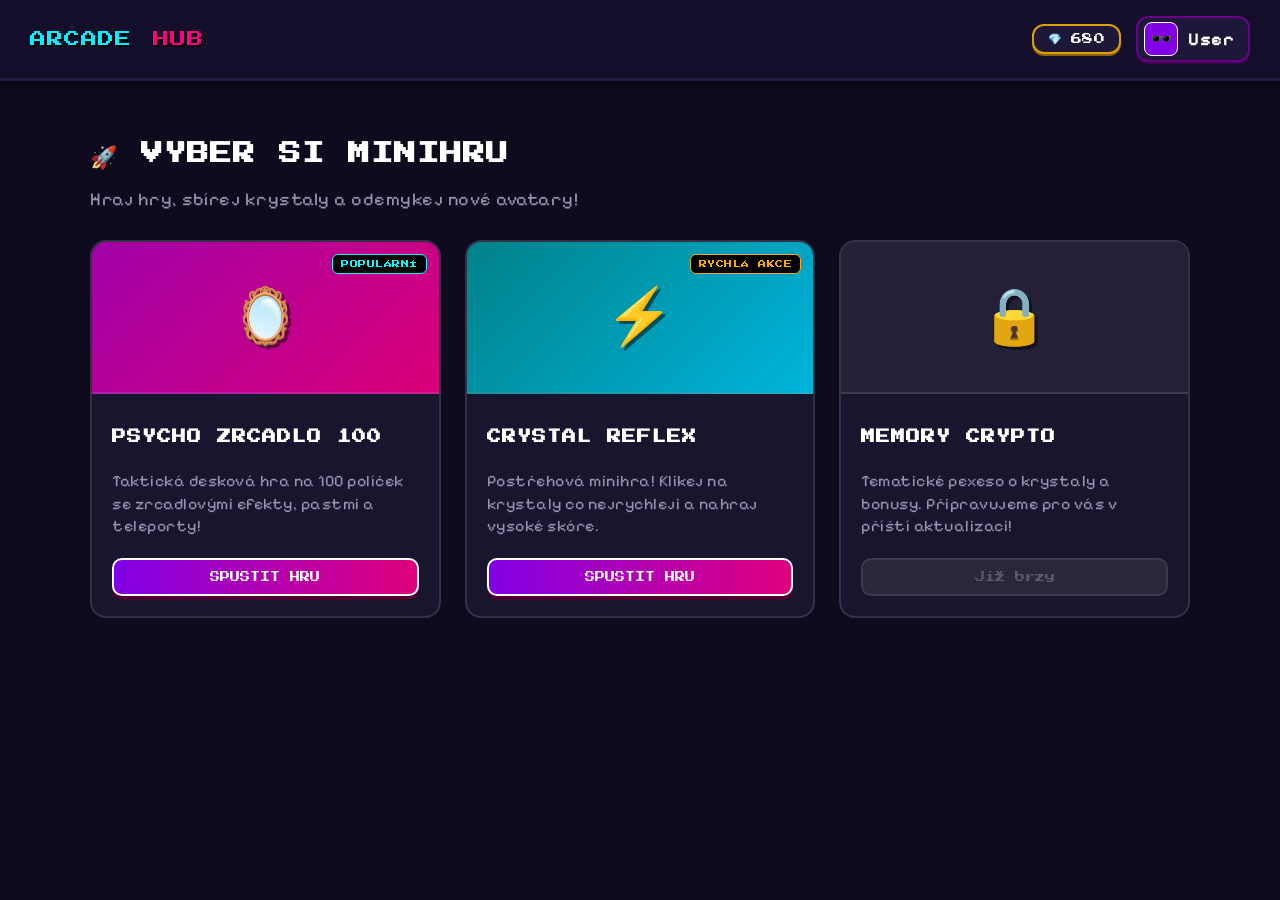
<file: index.html>
<!DOCTYPE html>
<html lang="cs">
<head>
  <meta charset="UTF-8">
  <meta name="viewport" content="width=device-width, initial-scale=1.0">
  <title>ARCADE HUB</title>

  <!-- ARKÁDOVÉ FONTY Z GOOGLE FONTS -->
  <link rel="preconnect" href="https://fonts.googleapis.com">
  <link rel="preconnect" href="https://fonts.gstatic.com" crossorigin>
  <link href="https://fonts.googleapis.com/css2?family=Pixelify+Sans:wght@400..700&family=Press+Start+2P&display=swap" rel="stylesheet">

  <!-- CRAZYGAMES SDK v3 -->
  <script src="https://sdk.crazygames.com/crazygames-sdk-v3.js"></script>

  <link rel="stylesheet" href="style.css">
</head>
<body>

  <!-- HORNÍ NAVIGAČNÍ LIŠTA -->
  <header class="navbar">
    <div class="logo" onclick="goHome()" title="Návrat na hlavní nabídku">
      <span class="logo-arcade">ARCADE</span>
      <span class="logo-hub">HUB</span>
    </div>
    <div class="user-widgets">
      <div class="gems-pill" onclick="openGemsShop()" title="Otevřít Obchod s krystaly">
        <span class="gem-icon">💎</span>
        <span id="gem-count">680</span>
      </div>
      <div class="user-pill" onclick="openUserProfile()" title="Upravit profil">
        <div class="avatar-circle" id="nav-user-avatar">🕶️</div>
        <span class="user-name" id="nav-user-name">David</span>
      </div>
    </div>
  </header>

  <!-- HLAVNÍ OBSAHOVÁ ČÁST HUB -->
  <main class="hub-container">
    <section class="hub-header">
      <h1>🚀 Vyber si minihru</h1>
      <p>Hraj hry, sbírej krystaly a odemykej nové avatary!</p>
    </section>

    <!-- MŘÍŽKA KARET HER -->
    <div class="games-grid">

      <!-- KARTA 1: PSYCHO ZRCADLO 100 -->
      <div class="game-card">
        <div class="card-banner banner-pink">
          <span class="card-badge badge-popular">POPULÁRNÍ</span>
          <div class="card-icon">🪞</div>
        </div>
        <div class="card-body">
          <h3>Psycho Zrcadlo 100</h3>
          <p>Taktická desková hra na 100 políček se zrcadlovými efekty, pastmi a teleporty!</p>
          <button class="btn-launch" onclick="openBoardGameSetup()">Spustit hru</button>
        </div>
      </div>

      <!-- KARTA 2: CRYSTAL REFLEX -->
      <div class="game-card">
        <div class="card-banner banner-teal">
          <span class="card-badge badge-action">RYCHLÁ AKCE</span>
          <div class="card-icon">⚡</div>
        </div>
        <div class="card-body">
          <h3>Crystal Reflex</h3>
          <p>Postřehová minihra! Klikej na krystaly co nejrychleji a nahraj vysoké skóre.</p>
          <button class="btn-launch" onclick="openReflexGame()">Spustit hru</button>
        </div>
      </div>

      <!-- KARTA 3: MEMORY CRYPTO (ZAMČENO) -->
      <div class="game-card card-locked">
        <div class="card-banner banner-dark">
          <div class="card-icon">🔒</div>
        </div>
        <div class="card-body">
          <h3>Memory Crypto</h3>
          <p>Tematické pexeso o krystaly a bonusy. Připravujeme pro vás v příští aktualizaci!</p>
          <button class="btn-disabled" disabled>Již brzy</button>
        </div>
      </div>

    </div>
  </main>

  <!-- MODÁLNÍ OKNO PROFILU HRÁČE -->
  <div id="profile-modal" class="modal hidden">
    <div class="modal-card">
      <button class="close-modal" onclick="closeModals()">✕</button>
      <h2>👤 Profil Hráče</h2>
      
      <div class="form-group">
        <label for="profile-name-input">Tvé Jméno:</label>
        <input type="text" id="profile-name-input" maxlength="15" value="David">
      </div>

      <div class="form-group">
        <label>Vyber si Avatara:</label>
        <div class="avatar-selector-grid" id="avatar-selector"></div>
      </div>

      <button class="btn-launch" onclick="saveUserProfile()">Uložit Změny</button>
    </div>
  </div>

  <!-- MODÁLNÍ OKNO OBCHODU / KRYSTALŮ -->
  <div id="gems-modal" class="modal hidden">
    <div class="modal-card">
      <button class="close-modal" onclick="closeModals()">✕</button>
      <h2>💎 Krystaly & Bonusy</h2>
      <p style="text-align: center; color: var(--text-dim);">Aktuální stav: <strong id="modal-gem-count" style="color:#00ffff;">680</strong> 💎</p>
      
      <!-- REKLAMA ZA KRYSTALY -->
      <div class="shop-item">
        <div>
          <h4>Sleduj Reklamu</h4>
          <small>Získej okamžitě +200 💎 zdarma</small>
        </div>
        <button class="btn-launch" onclick="watchAdForGems(200)">Sledovat (+200💎)</button>
      </div>

      <!-- DENNÍ BONUS -->
      <div class="shop-item">
        <div>
          <h4>Denní Bonus</h4>
          <small>Získej +100 krystalů zdarma</small>
        </div>
        <button class="btn-launch" id="daily-bonus-btn" onclick="claimDailyBonus()">Vyzvednout</button>
      </div>

      <!-- VÝZVA DNE -->
      <div class="shop-item">
        <div>
          <h4>Výzva Dne</h4>
          <small>Zahraj si Crystal Reflex a vyhrej krystaly</small>
        </div>
        <button class="btn-launch" onclick="openReflexGame()">Hrát</button>
      </div>
    </div>
  </div>

  <!-- MODÁLNÍ OKNO NASTAVENÍ PRO "PSYCHO ZRCADLO 100" -->
  <div id="board-setup-modal" class="modal hidden">
    <div class="modal-card">
      <button class="close-modal" onclick="closeModals()">✕</button>
      <h2>Nastavení Hry</h2>
      
      <div class="form-group">
        <label for="player-count">Počet hráčů:</label>
        <select id="player-count" onchange="updatePlayerSetup()">
          <option value="1">1 Hráč (Sólo)</option>
          <option value="2">2 Hráči</option>
          <option value="3">3 Hráči</option>
          <option value="4">4 Hráči</option>
        </select>
      </div>

      <div id="players-config-container" class="form-group"></div>

      <button class="btn-launch" onclick="startBoardGame()">Začít Hru (100 Polí)</button>
    </div>
  </div>

  <!-- MODÁLNÍ OKNO DESKOVÉ HRY (100 POLÍČEK) -->
  <div id="board-game-modal" class="modal hidden">
    <div class="modal-card modal-large">
      <button class="close-modal" onclick="closeModals()">✕</button>
      <div class="game-status-bar">
        <div>Na řadě: <strong id="turn-player-name">-</strong></div>
        <div id="dice-result">Hodil jsi: -</div>
        <button id="dice-btn" class="btn-launch" onclick="rollDice()">🎲 Hodit</button>
      </div>
      <div class="board-100-container">
        <div id="board-100" class="board-100-grid"></div>
      </div>
    </div>
  </div>

  <!-- MODÁLNÍ OKNO REFLEXNÍ HRA -->
  <div id="reflex-modal" class="modal hidden">
    <div class="modal-card">
      <button class="close-modal" onclick="closeModals()">✕</button>
      <h2>⚡ Crystal Reflex</h2>
      <p style="text-align: center;">Klikni na krystal hned, jakmile se objeví!</p>
      <div id="reflex-game-area" class="reflex-area">
        <button id="start-reflex-btn" class="btn-launch" onclick="runReflexRound()">Start Kola</button>
      </div>
    </div>
  </div>

  <script src="script.js"></script>
</body>
</html>
</file>
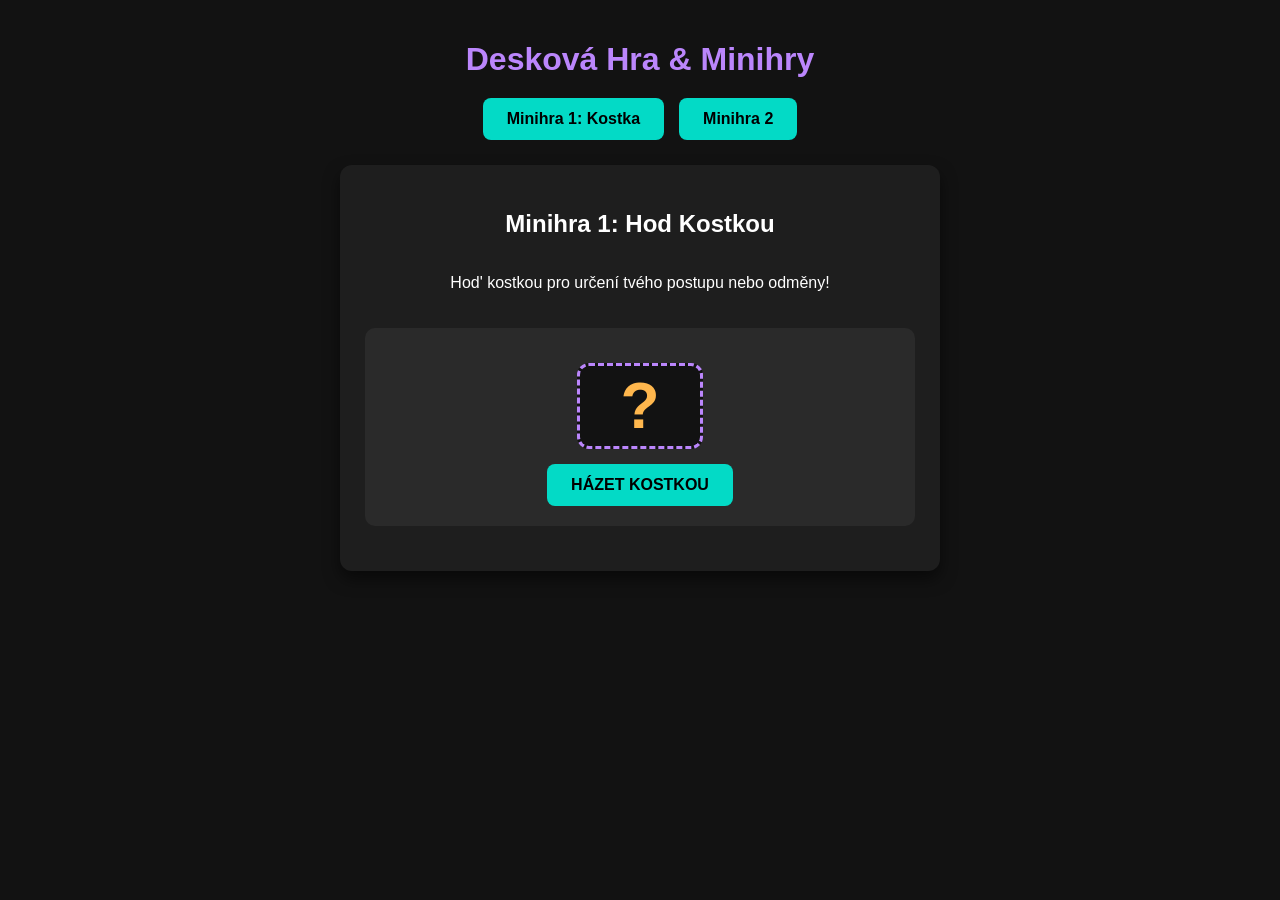
<file: gemini-code-1786109274265.html>
<!DOCTYPE html>
<html lang="cs">
<head>
    <meta charset="UTF-8">
    <meta name="viewport" content="width=device-width, initial-scale=1.0">
    <title>Desková Hra</title>
    <style>
        :root {
            --bg-color: #121212;
            --card-bg: #1e1e1e;
            --accent-color: #bb86fc;
            --text-color: #ffffff;
            --btn-bg: #03dac6;
            --btn-text: #000000;
        }

        body {
            font-family: 'Segoe UI', Tahoma, Geneva, Verdana, sans-serif;
            background-color: var(--bg-color);
            color: var(--text-color);
            margin: 0;
            padding: 20px;
            display: flex;
            flex-direction: column;
            align-items: center;
        }

        h1 {
            color: var(--accent-color);
            margin-bottom: 20px;
        }

        /* Tlačítka pro minihry */
        .minigame-container {
            display: flex;
            gap: 15px;
            margin-bottom: 25px;
            flex-wrap: wrap;
            justify-content: center;
        }

        .btn {
            background-color: var(--btn-bg);
            color: var(--btn-text);
            border: none;
            padding: 12px 24px;
            font-size: 16px;
            font-weight: bold;
            border-radius: 8px;
            cursor: pointer;
            transition: transform 0.2s, background-color 0.2s;
        }

        .btn:hover {
            transform: scale(1.05);
            background-color: #01b0a1;
        }

        /* Ploygrind Sekce Miniher */
        .game-window {
            width: 100%;
            max-width: 600px;
            background-color: var(--card-bg);
            border-radius: 12px;
            padding: 25px;
            box-shadow: 0 8px 16px rgba(0,0,0,0.5);
            display: none;
            flex-direction: column;
            align-items: center;
            box-sizing: border-box;
        }

        .game-window.active {
            display: flex;
        }

        /* Styling První Minihry (Kostka) */
        .dice-area {
            display: flex;
            flex-direction: column;
            align-items: center;
            justify-content: center;
            margin: 20px 0;
            padding: 20px;
            background: #2a2a2a;
            border-radius: 10px;
            width: 100%;
            box-sizing: border-box;
        }

        .dice-display {
            font-size: 64px;
            font-weight: bold;
            color: #ffb74d;
            margin: 15px 0;
            min-height: 80px;
            display: flex;
            align-items: center;
            justify-content: center;
            border: 3px dashed var(--accent-color);
            border-radius: 12px;
            width: 120px;
            background-color: #121212;
        }

        /* Skrytý shop */
        .shop-section {
            display: none !important;
        }
    </style>
</head>
<body>

    <h1>Desková Hra & Minihry</h1>

    <!-- Navigace Miniher -->
    <div class="minigame-container">
        <button class="btn" onclick="openGame('game1')">Minihra 1: Kostka</button>
        <button class="btn" onclick="openGame('game2')">Minihra 2</button>
    </div>

    <!-- Minihra 1: Hod kostkou -->
    <div id="game1" class="game-window active">
        <h2>Minihra 1: Hod Kostkou</h2>
        <p>Hod' kostkou pro určení tvého postupu nebo odměny!</p>
        
        <div class="dice-area">
            <div id="diceResult" class="dice-display">?</div>
            <button class="btn" onclick="rollDice()">HÁZET KOSTKOU</button>
        </div>
    </div>

    <!-- Minihra 2 -->
    <div id="game2" class="game-window">
        <h2>Minihra 2</h2>
        <p>Příprava pro další minihru...</p>
    </div>

    <!-- Skrytá sekce Shopu -->
    <div id="shop" class="shop-section">
        <h2>Obchod</h2>
    </div>

    <script>
        function openGame(gameId) {
            const windows = document.querySelectorAll('.game-window');
            windows.forEach(win => win.classList.remove('active'));
            
            const selectedGame = document.getElementById(gameId);
            if (selectedGame) {
                selectedGame.classList.add('active');
            }
        }

        function rollDice() {
            const resultElem = document.getElementById('diceResult');
            let counter = 0;
            
            // Efekt rotace čísel
            const interval = setInterval(() => {
                resultElem.textContent = Math.floor(Math.random() * 6) + 1;
                counter++;
                if (counter > 10) {
                    clearInterval(interval);
                    const finalRoll = Math.floor(Math.random() * 6) + 1;
                    resultElem.textContent = finalRoll;
                }
            }, 50);
        }
    </script>
</body>
</html>
</file>
<file: style.css>
:root {
  --bg-dark: #0e0b1f;
  --nav-bg: #130f2a;
  --card-bg: #18152e;
  --pink-gradient: linear-gradient(135deg, #a100a8, #da0077);
  --teal-gradient: linear-gradient(135deg, #00828a, #00b4db);
  --btn-gradient: linear-gradient(90deg, #8100e6, #e0007b);
  --text-main: #ffffff;
  --text-dim: #9893b0;
  --border-card: rgba(255, 255, 255, 0.12);
  --arcade-font-heading: 'Press Start 2P', monospace;
  --arcade-font-body: 'Pixelify Sans', cursive, sans-serif;
}

body {
  margin: 0;
  padding: 0;
  background-color: var(--bg-dark);
  color: var(--text-main);
  font-family: var(--arcade-font-body);
  font-size: 18px;
  min-height: 100vh;
  letter-spacing: 0.5px;
}

/* ARKÁDOVÉ NADPISY */
h1, h2, h3, h4, .logo {
  font-family: var(--arcade-font-heading);
  text-transform: uppercase;
  letter-spacing: 1px;
}

h1 {
  font-size: 22px;
  line-height: 1.4;
}

h2 {
  font-size: 18px;
  text-align: center;
  color: #ff007f;
  text-shadow: 2px 2px 0px #000;
  margin-top: 0;
}

h3 {
  font-size: 14px;
  line-height: 1.3;
}

/* HORNÍ NAVIGAČNÍ LIŠTA */
.navbar {
  display: flex;
  justify-content: space-between;
  align-items: center;
  background-color: var(--nav-bg);
  padding: 16px 30px;
  border-bottom: 3px solid #1f1a42;
  box-shadow: 0 4px 15px rgba(0,0,0,0.5);
}

.logo {
  font-size: 16px;
  cursor: pointer;
  user-select: none;
  transition: transform 0.15s ease;
}

.logo:hover {
  transform: scale(1.05);
}

.logo-arcade {
  color: #00f2fe;
  text-shadow: 2px 2px 0px #000;
}

.logo-hub {
  color: #ff007f;
  margin-left: 4px;
  text-shadow: 2px 2px 0px #000;
}

.user-widgets {
  display: flex;
  align-items: center;
  gap: 15px;
}

/* KLIKATELNÉ PILLSY V LIŠTĚ */
.gems-pill {
  background: #1d1738;
  border: 2px solid #e09f00;
  padding: 6px 14px;
  border-radius: 12px;
  font-family: var(--arcade-font-heading);
  font-size: 11px;
  display: flex;
  align-items: center;
  gap: 8px;
  color: #fff;
  cursor: pointer;
  transition: all 0.2s;
  box-shadow: 0 2px 0px #8a6200;
}

.gems-pill:hover {
  background: #2a2252;
  transform: translateY(-2px);
  box-shadow: 0 4px 0px #8a6200;
}

.user-pill {
  background: #1d1738;
  border: 2px solid #6a008a;
  padding: 4px 14px 4px 6px;
  border-radius: 12px;
  display: flex;
  align-items: center;
  gap: 10px;
  font-family: var(--arcade-font-body);
  font-size: 18px;
  font-weight: bold;
  cursor: pointer;
  transition: all 0.2s;
  box-shadow: 0 2px 0px #3d0052;
}

.user-pill:hover {
  background: #2a2252;
  transform: translateY(-2px);
  box-shadow: 0 4px 0px #3d0052;
}

.avatar-circle {
  background: #8100e6;
  width: 32px;
  height: 32px;
  border-radius: 8px;
  display: flex;
  align-items: center;
  justify-content: center;
  font-size: 18px;
  border: 1px solid #fff;
}

/* HLAVNÍ OBSAH */
.hub-container {
  max-width: 1100px;
  margin: 0 auto;
  padding: 40px 20px;
}

.hub-header {
  margin-bottom: 30px;
}

.hub-header p {
  color: var(--text-dim);
  margin: 8px 0 0 0;
  font-size: 18px;
}

/* MŘÍŽKA HER */
.games-grid {
  display: grid;
  grid-template-columns: repeat(3, 1fr);
  gap: 24px;
}

@media (max-width: 900px) {
  .games-grid {
    grid-template-columns: 1fr;
  }
}

.game-card {
  background: var(--card-bg);
  border-radius: 16px;
  overflow: hidden;
  border: 2px solid var(--border-card);
  display: flex;
  flex-direction: column;
  transition: transform 0.2s, box-shadow 0.2s, border-color 0.2s;
}

.game-card:hover {
  transform: translateY(-5px);
  border-color: #ff007f;
  box-shadow: 0 10px 25px rgba(255, 0, 127, 0.2);
}

.card-banner {
  height: 150px;
  position: relative;
  display: flex;
  align-items: center;
  justify-content: center;
  border-bottom: 2px solid var(--border-card);
}

.banner-pink { background: var(--pink-gradient); }
.banner-teal { background: var(--teal-gradient); }
.banner-dark { background: #232038; }

.card-icon {
  font-size: 55px;
  filter: drop-shadow(3px 3px 0px rgba(0,0,0,0.5));
}

.card-badge {
  position: absolute;
  top: 12px;
  right: 12px;
  padding: 5px 8px;
  border-radius: 6px;
  font-family: var(--arcade-font-heading);
  font-size: 8px;
  background: #000;
}

.badge-popular {
  color: #00ffff;
  border: 1px solid #00ffff;
}

.badge-action {
  color: #ffaa00;
  border: 1px solid #ffaa00;
}

.card-body {
  padding: 20px;
  display: flex;
  flex-direction: column;
  flex-grow: 1;
}

.card-body p {
  color: var(--text-dim);
  font-size: 16px;
  line-height: 1.4;
  margin: 10px 0 20px 0;
  flex-grow: 1;
}

/* ARKÁDOVÁ TLAČÍTKA */
.btn-launch {
  background: var(--btn-gradient);
  color: #fff;
  border: 2px solid #fff;
  padding: 12px;
  border-radius: 10px;
  font-family: var(--arcade-font-heading);
  font-size: 10px;
  cursor: pointer;
  width: 100%;
  transition: all 0.15s;
  box-shadow: 0 4px 0px #4d0030;
  text-transform: uppercase;
}

.btn-launch:hover {
  transform: translateY(-2px);
  box-shadow: 0 6px 0px #4d0030;
  background: linear-gradient(90deg, #9900ff, #ff0088);
}

.btn-launch:active {
  transform: translateY(2px);
  box-shadow: 0 2px 0px #4d0030;
}

.btn-disabled {
  background: #2a273b;
  color: #5c5770;
  border: 2px solid #3d3854;
  padding: 12px;
  border-radius: 10px;
  font-family: var(--arcade-font-heading);
  font-size: 10px;
  width: 100%;
  cursor: not-allowed;
}

/* MODÁLNÍ OKNA */
.modal {
  position: fixed;
  top: 0; left: 0; right: 0; bottom: 0;
  background: rgba(10, 8, 22, 0.9);
  backdrop-filter: blur(6px);
  display: flex;
  justify-content: center;
  align-items: center;
  z-index: 100;
  padding: 20px;
}

.modal.hidden {
  display: none;
}

.modal-card {
  background: var(--card-bg);
  border: 3px solid #ff007f;
  border-radius: 20px;
  padding: 30px;
  width: 100%;
  max-width: 480px;
  position: relative;
  box-shadow: 0 0 30px rgba(255, 0, 127, 0.3);
}

.modal-large {
  max-width: 850px;
}

.close-modal {
  position: absolute;
  top: 15px;
  right: 15px;
  background: #110e24;
  border: 2px solid #ff007f;
  color: #ff007f;
  border-radius: 8px;
  width: 32px;
  height: 32px;
  font-family: var(--arcade-font-heading);
  font-size: 12px;
  cursor: pointer;
}

.close-modal:hover {
  background: #ff007f;
  color: #fff;
}

.form-group {
  margin-bottom: 20px;
  display: flex;
  flex-direction: column;
  gap: 8px;
}

.form-group label {
  font-family: var(--arcade-font-heading);
  font-size: 10px;
  color: #00ffff;
}

.form-group select, .form-group input {
  background: #110e24;
  border: 2px solid #28234a;
  color: #fff;
  padding: 12px;
  border-radius: 8px;
  font-family: var(--arcade-font-body);
  font-size: 18px;
  outline: none;
}

.form-group select:focus, .form-group input:focus {
  border-color: #ff007f;
}

/* VYBÍRAČ AVATARŮ */
.avatar-selector-grid {
  display: grid;
  grid-template-columns: repeat(6, 1fr);
  gap: 8px;
  margin-top: 5px;
}

.avatar-option {
  background: #110e24;
  border: 2px solid #28234a;
  border-radius: 10px;
  font-size: 24px;
  padding: 8px;
  cursor: pointer;
  text-align: center;
  transition: all 0.15s;
}

.avatar-option:hover, .avatar-option.selected {
  border-color: #00ffff;
  background: #1d1738;
  transform: scale(1.1);
}

/* POLOŽKY V OBCHODU */
.shop-item {
  background: #110e24;
  border: 2px solid #28234a;
  padding: 15px;
  border-radius: 12px;
  margin-bottom: 12px;
  display: flex;
  justify-content: space-between;
  align-items: center;
  gap: 15px;
}

.shop-item h4 {
  margin: 0 0 5px 0;
  font-size: 11px;
  color: #ffaa00;
}

.shop-item small {
  color: var(--text-dim);
  font-size: 14px;
}

.shop-item .btn-launch {
  width: auto;
  padding: 10px 15px;
}

/* DESKOVÁ HRA NA 100 POLÍČEK */
.game-status-bar {
  display: flex;
  justify-content: space-between;
  align-items: center;
  margin-bottom: 15px;
  background: #110e24;
  padding: 12px 20px;
  border-radius: 10px;
  border: 2px solid #28234a;
  font-family: var(--arcade-font-heading);
  font-size: 10px;
}

.game-status-bar .btn-launch {
  width: auto;
  padding: 10px 16px;
}

.board-100-container {
  max-height: 450px;
  overflow-y: auto;
  padding: 5px;
}

.board-100-grid {
  display: grid;
  grid-template-columns: repeat(10, 1fr);
  gap: 6px;
}

.tile-100 {
  background: #110e24;
  border: 1px solid #28234a;
  aspect-ratio: 1;
  border-radius: 6px;
  display: flex;
  align-items: center;
  justify-content: center;
  font-family: var(--arcade-font-heading);
  font-size: 8px;
  color: var(--text-dim);
  position: relative;
}

.token-100 {
  width: 22px;
  height: 22px;
  border-radius: 50%;
  position: absolute;
  border: 2px solid #fff;
  display: flex;
  align-items: center;
  justify-content: center;
  font-size: 12px;
  box-shadow: 0 0 8px #000;
}

/* REFLEXNÍ ZÓNA */
.reflex-area {
  height: 200px;
  background: #110e24;
  border-radius: 12px;
  border: 2px solid #28234a;
  display: flex;
  align-items: center;
  justify-content: center;
  position: relative;
  overflow: hidden;
  margin-top: 15px;
}
</file>
